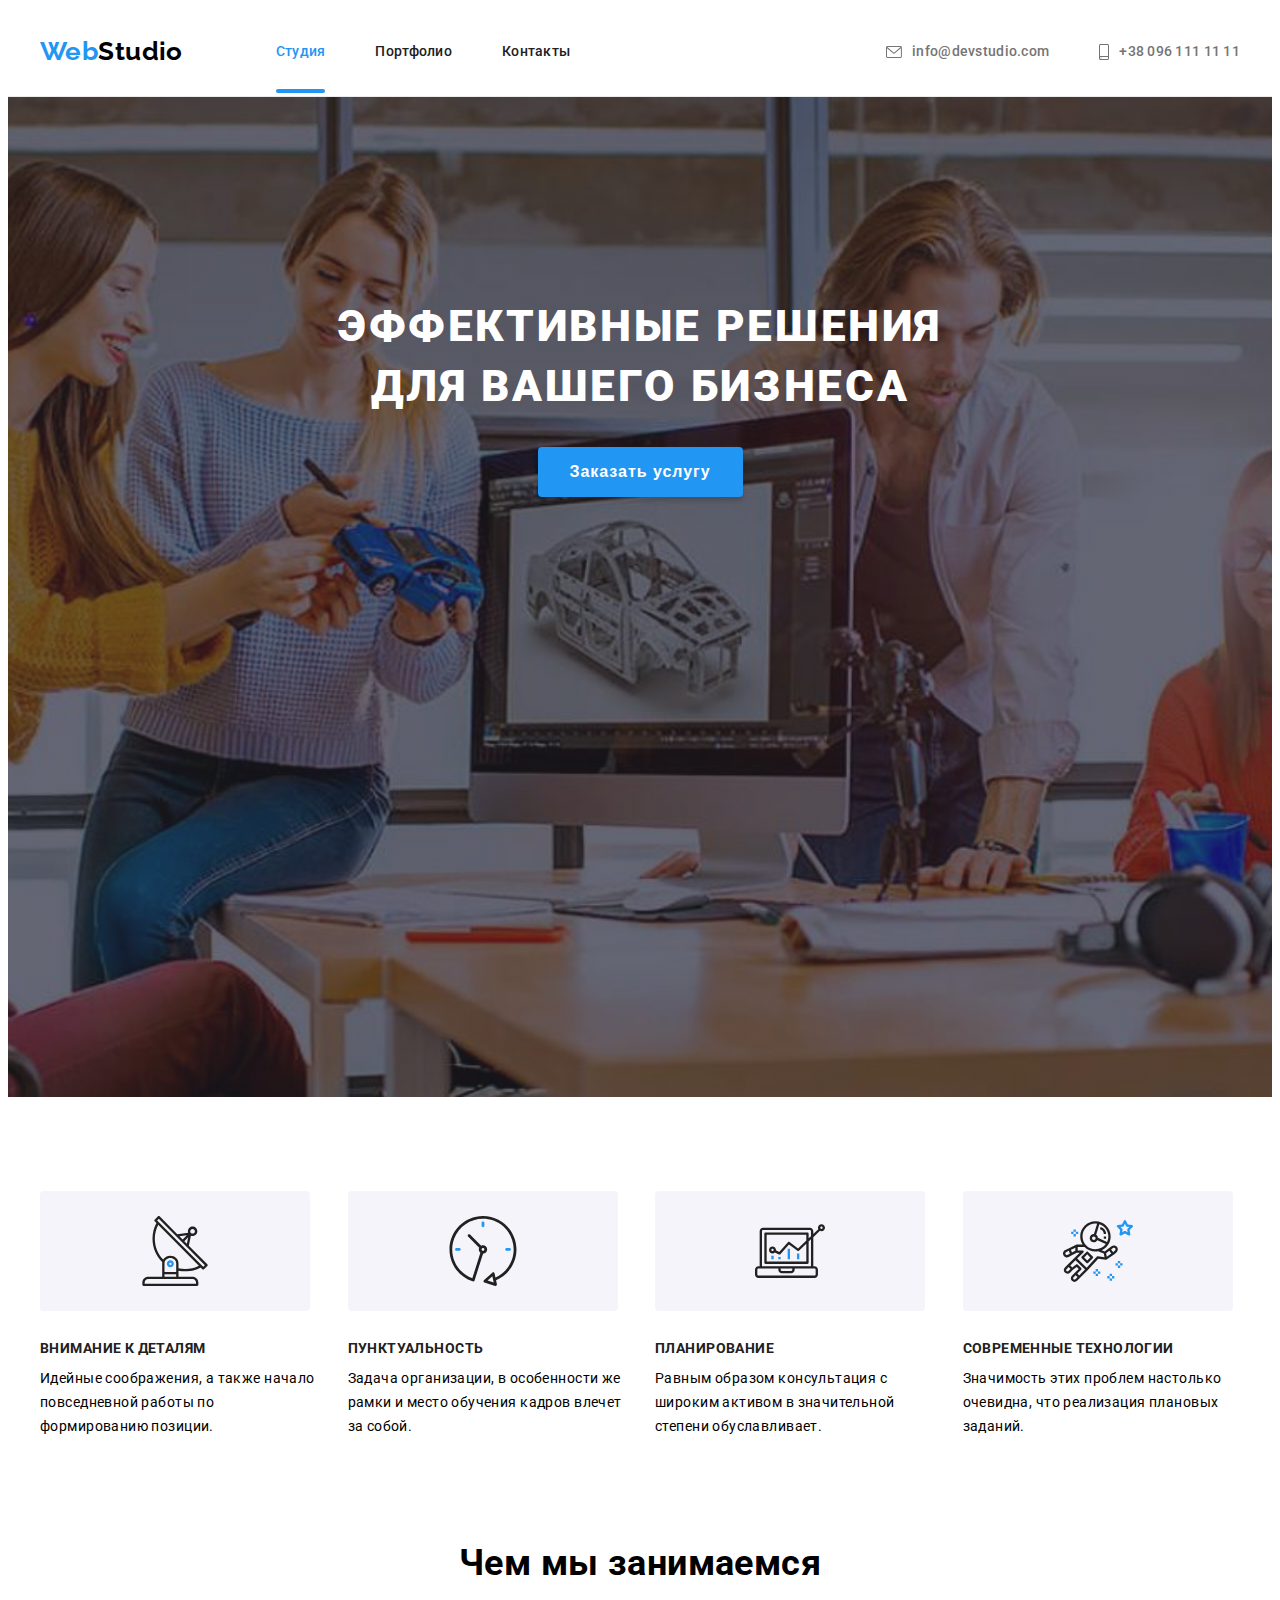
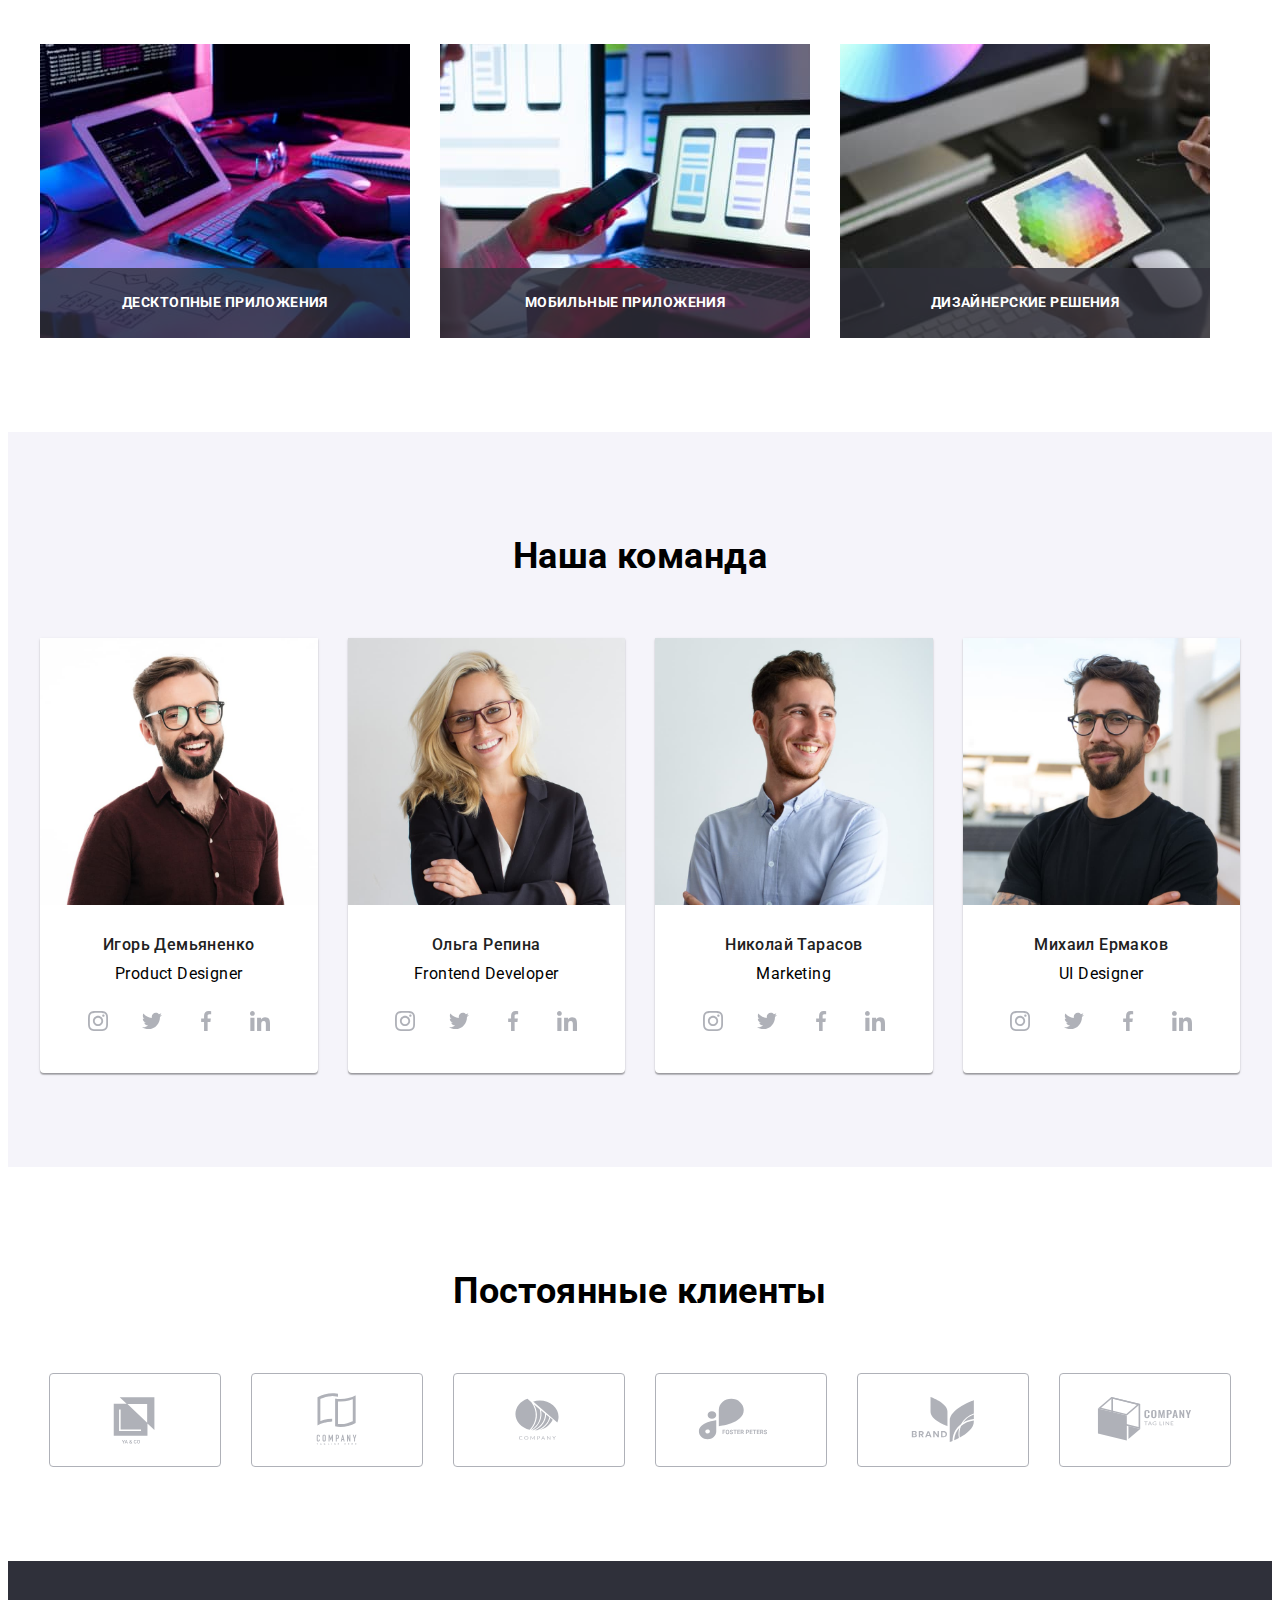
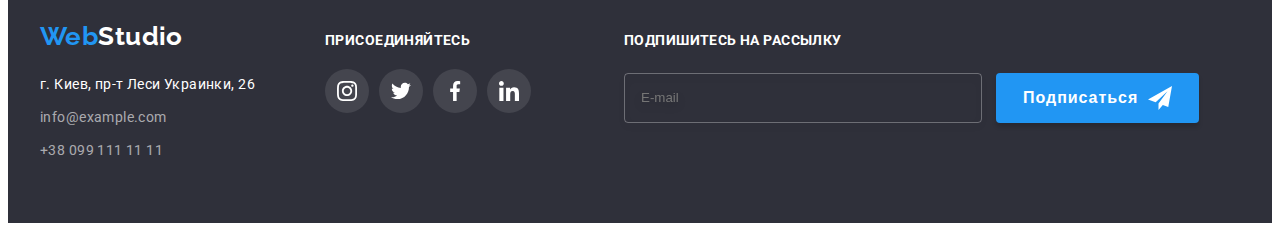
<file: index.html>
<!DOCTYPE html>
<html lang="ru">
<head>
    <meta charset="UTF-8">
    <meta http-equiv="X-UA-Compatible" content="IE=edge">
    <meta name="viewport" content="width=device-width, initial-scale=1.0">
    <title>Web Studio</title>
    <link rel="preconnect" href="https://fonts.googleapis.com">
    <link rel="preconnect" href="https://fonts.gstatic.com" crossorigin>
    <link href="https://fonts.googleapis.com/css2?family=Raleway:wght@700&family=Roboto:wght@400;500;700;900&display=swap" rel="stylesheet">
    <link rel="stylesheet" href="https://cdnjs.cloudflare.com/ajax/libs/modern-normalize/1.1.0/modern-normalize.min.css"
        integrity="sha512-wpPYUAdjBVSE4KJnH1VR1HeZfpl1ub8YT/NKx4PuQ5NmX2tKuGu6U/JRp5y+Y8XG2tV+wKQpNHVUX03MfMFn9Q=="
        crossorigin="anonymous" referrerpolicy="no-referrer" />
    <link rel="stylesheet" href="https://cdnjs.cloudflare.com/ajax/libs/animate.css/4.1.1/animate.min.css" />
    <link rel="stylesheet" href="./css/main.min.css">
</head>
<body>

    <!-- Page header -->
    <header class="header">
        <div class="container header__container">
            <a class="logo animate__animated animate__fadeInDown" href="./index.html"><span class="logo-accent">Web</span>Studio</a>
            <nav class="site-nav">
            
                <!-- navigation to other pages -->
                <ul class="site-nav__list">
                    <li class="site-nav__item"><a class="site-nav__link site-nav__current" href="">Студия</a></li>
                    <li class="site-nav__item"><a class="site-nav__link" href="./portfolio.html">Портфолио</a></li>
                    <li class="site-nav__item"><a class="site-nav__link" href="">Контакты</a></li>
                </ul>
            </nav>
            <ul class="site-contacts__list">
                <li class="site-contacts__item"><a class="site-contacts__link" href="mailto:info@devstudio.com"><svg class="site-contacts__icon" width="16" height="12"><use href="./images/icon.svg#envelope"></use></svg>info@devstudio.com</a>
                </li>
                <li class="site-contacts__item"><a class="site-contacts__link" href="tel:+380961111111"><svg class="site-contacts__icon" width="10" height="16"><use href="./images/icon.svg#smartphone"></use></svg>+38 096 111 11 11</a></li>
            </ul>
        </div>
    </header>
    
    <main>
        <!-- Hero section -->
        <section class="hero">
            <div class="container">
                <h1 class="hero__title">Эффективные решения для вашего бизнеса</h1>
                <button class="btn btn__animate" type="button" data-modal-open>Заказать услугу</button>
            </div>
        </section>

        <!-- Our features -->
        <section class="section">
            <div class="container">
                <h2 class="visually-hidden">Our features</h2>
                <ul class="features__list">
                    <li class="features__item">
                        <div class="features__icon">
                            <svg width="70" height="70">
                                <use href="./images/icon.svg#details"></use>
                            </svg>
                        </div>
                        <h3 class="features__title">Внимание к деталям</h3>
                        <p class="feautures__text">Идейные соображения, а также начало повседневной работы по формированию позиции.</p>
                    </li>
                    <li class="features__item">
                        <div class="features__icon">
                            <svg width="70" height="70">
                                <use href="./images/icon.svg#time"></use>
                            </svg>
                        </div>
                        <h3 class="features__title">Пунктуальность</h3>
                        <p class="feautures__text">Задача организации, в особенности же рамки и место обучения кадров влечет за собой.
                        </p>
                    </li>
                    <li class="features__item">
                        <div class="features__icon">
                            <svg width="70" height="70">
                                <use href="./images/icon.svg#diagram"></use>
                            </svg>
                        </div>
                        <h3 class="features__title">Планирование</h3>
                        <p class="feautures__text">Равным образом консультация с широким активом в значительной степени обуславливает.
                        </p>
                    </li>
                    <li class="features__item">
                        <div class="features__icon">
                            <svg width="70" height="70">
                                <use href="./images/icon.svg#technology"></use>
                            </svg>
                        </div>
                        <h3 class="features__title">Современные технологии</h3>
                        <p class="feautures__text">Значимость этих проблем настолько очевидна, что реализация плановых заданий.</p>
                    </li>
                </ul>
            </div>
        </section>

        <!-- What we do -->
        <section class="section working__section--none-top">
            <div class="container">
                <h2 class="section__title">Чем мы занимаемся</h2>
                <ul class="works__list">
                    <li class="works__item">
                        <a href="">
                            <img src="./images/features1.jpg" alt="computer screen with code" width="370" height="294">
                            <p class="work__text">Десктопные приложения</p>
                        </a>
                    </li>
                    <li class="works__item">
                        <a href="">
                            <img src="./images/features2.jpg" alt="mobile phone on computer background"
                                width="370" height="294">
                            <p class="work__text">Мобильные приложения</p>
                        </a>
                    </li>
                    <li class="works__item">
                        <a href="">
                            <img src="./images/features3.jpg" alt="color palette for designer" width="370"
                                height="294">
                            <p class="work__text">Дизайнерские решения</p>
                        </a>
                    </li>
                </ul>
            </div>
        </section>

        <!-- Our team -->
        <section class="section section--grey-background">
            <div class="container">
                <h2 class="section__title">Наша команда</h2>
                <ul class="our-team__list">
                    <li class="our-team__item">
                        <img src="./images/foto1.jpg" alt="Foto Игорь Демьяненко" width="270" height="260">
                        <div class="our-team__description">
                            <h3 class="our-team__title">Игорь Демьяненко</h3>
                            <p class="our-team__text" lang="en">Product Designer</p>
                            <ul class="social-media__list">
                                <li class="social-media__item">
                                    <a class="social-media__link" href="">
                                        <svg class="social-media__icon" width="20" height="20">
                                            <use href="./images/icon.svg#instagram"></use>
                                        </svg>
                                    </a>
                                </li>
                                <li class="social-media__item">
                                    <a class="social-media__link" href="">
                                        <svg class="social-media__icon" width="20" height="20">
                                            <use href="./images/icon.svg#twitter"></use>
                                        </svg>
                                    </a>
                                </li>
                                <li class="social-media__item">
                                    <a class="social-media__link" href="">
                                        <svg class="social-media__icon" width="20" height="20">
                                            <use href="./images/icon.svg#facebook"></use>
                                        </svg>
                                    </a>
                                </li>
                                <li class="social-media__item">
                                    <a class="social-media__link" href="">
                                        <svg class="social-media__icon" width="20" height="20">
                                            <use href="./images/icon.svg#linkedin"></use>
                                        </svg>
                                    </a>
                                </li>
                            </ul>
                        </div>
                    </li>
                    <li class="our-team__item">
                        <img src="./images/foto2.jpg" alt="Foto Ольга Репина" width="270" height="260">
                        <div class="our-team__description">
                            <h3 class="our-team__title">Ольга Репина</h3>
                            <p class="our-team__text" lang="en">Frontend Developer</p>
                            <ul class="social-media__list">
                                <li class="social-media__item">
                                    <a class="social-media__link" href="">
                                        <svg class="social-media__icon" width="20" height="20">
                                            <use href="./images/icon.svg#instagram"></use>
                                        </svg>
                                    </a>
                                </li>
                                <li class="social-media__item">
                                    <a class="social-media__link" href="">
                                        <svg class="social-media__icon" width="20" height="20">
                                            <use href="./images/icon.svg#twitter"></use>
                                        </svg>
                                    </a>
                                </li>
                                <li class="social-media__item">
                                    <a class="social-media__link" href="">
                                        <svg class="social-media__icon" width="20" height="20">
                                            <use href="./images/icon.svg#facebook"></use>
                                        </svg>
                                    </a>
                                </li>
                                <li class="social-media__item">
                                    <a class="social-media__link" href="">
                                        <svg class="social-media__icon" width="20" height="20">
                                            <use href="./images/icon.svg#linkedin"></use>
                                        </svg>
                                    </a>
                                </li>
                            </ul>
                        </div>
                    </li>
                    <li class="our-team__item">
                        <img src="./images/foto3.jpg" alt="Foto Николай Тарасов" width="270" height="260">
                        <div class="our-team__description">
                            <h3 class="our-team__title">Николай Тарасов</h3>
                            <p class="our-team__text" lang="en">Marketing</p>
                            <ul class="social-media__list">
                                <li class="social-media__item">
                                    <a class="social-media__link" href="">
                                        <svg class="social-media__icon" width="20" height="20">
                                            <use href="./images/icon.svg#instagram"></use>
                                        </svg>
                                    </a>
                                </li>
                                <li class="social-media__item">
                                    <a class="social-media__link" href="">
                                        <svg class="social-media__icon" width="20" height="20">
                                            <use href="./images/icon.svg#twitter"></use>
                                        </svg>
                                    </a>
                                </li>
                                <li class="social-media__item">
                                    <a class="social-media__link" href="">
                                        <svg class="social-media__icon" width="20" height="20">
                                            <use href="./images/icon.svg#facebook"></use>
                                        </svg>
                                    </a>
                                </li>
                                <li class="social-media__item">
                                    <a class="social-media__link" href="">
                                        <svg class="social-media__icon" width="20" height="20">
                                            <use href="./images/icon.svg#linkedin"></use>
                                        </svg>
                                    </a>
                                </li>
                            </ul>
                        </div>
                    </li>
                    <li class="our-team__item">
                        <img src="./images/foto4.jpg" alt="Foto Михаил Ермаков" width="270" height="260">
                        <div class="our-team__description">
                            <h3 class="our-team__title">Михаил Ермаков</h3>
                            <p class="our-team__text" lang="en">UI Designer</p>
                            <ul class="social-media__list">
                                <li class="social-media__item">
                                    <a class="social-media__link" href="">
                                        <svg class="social-media__icon" width="20" height="20">
                                            <use href="./images/icon.svg#instagram"></use>
                                        </svg>
                                    </a>
                                </li>
                                <li class="social-media__item">
                                    <a class="social-media__link" href="">
                                        <svg class="social-media__icon" width="20" height="20">
                                            <use href="./images/icon.svg#twitter"></use>
                                        </svg>
                                    </a>
                                </li>
                                <li class="social-media__item">
                                    <a class="social-media__link" href="">
                                        <svg class="social-media__icon" width="20" height="20">
                                            <use href="./images/icon.svg#facebook"></use>
                                        </svg>
                                    </a>
                                </li>
                                <li class="social-media__item">
                                    <a class="social-media__link" href="">
                                        <svg class="social-media__icon" width="20" height="20">
                                            <use href="./images/icon.svg#linkedin"></use>
                                        </svg>
                                    </a>
                                </li>
                            </ul>
                        </div>
                    </li>
                </ul>
            </div>
        </section>

        <section class="section">
            <div class="container">
                <h2 class="section__title">Постоянные клиенты</h2>
                <ul class="our-clients__list">
                    <li class="our-clients__item">
                        <a class="our-clients__link" href="">
                            <svg width="106" height="60">
                                <use href="./images/icon.svg#icon-client-1"></use>
                            </svg>
                        </a>
                    </li>
                    <li class="our-clients__item">
                        <a class="our-clients__link" href="">
                            <svg width="106" height="60">
                                <use href="./images/icon.svg#icon-client-2"></use>
                            </svg>
                        </a>
                    </li>
                    <li class="our-clients__item">
                        <a class="our-clients__link" href="">
                            <svg width="106" height="60"> 
                                <use href="./images/icon.svg#icon-client-3"></use>
                            </svg>
                        </a>
                    </li>
                    <li class="our-clients__item">
                        <a class="our-clients__link" href="">
                            <svg width="106" height="60">
                                <use href="./images/icon.svg#icon-client-4"></use>
                            </svg>
                        </a>
                    </li>
                    <li class="our-clients__item">
                        <a class="our-clients__link" href="">
                            <svg width="106" height="60">
                                <use href="./images/icon.svg#icon-client-5"></use>
                            </svg>
                        </a>
                    </li>
                    <li class="our-clients__item">
                        <a class="our-clients__link" href="">
                            <svg width="106" height="60"> 
                                <use href="./images/icon.svg#icon-client-6"></use>
                            </svg>
                        </a>
                    </li>
                </ul>
            </div>
        </section>
    </main>

    <footer class="footer">
        <div class="container footer__container">

            <div class="footer__site-contact">
            <a class="logo logo__text--white" href="./index.html"><span class="logo-accent">Web</span>Studio</a>
            
            <address class="address">
                <ul class="">
                    <li class="address__item"><a class="address__link" href="">г. Киев, пр-т Леси Украинки, 26</a></li>
                    <li class="address__item"><a class="contact__link" href="mailto:info@example.com">info@example.com</a>
                    </li>
                    <li class="address__item"><a class="contact__link" href="tel:+380991111111">+38 099 111 11 11</a></li>
                </ul>
            </address>
            </div>
        <div class="footer__social-media">
            <h3 class="footer__media-title">присоединяйтесь</h3>
            <ul class="footer__media-list">
                <li class="footer__media-item">
                    <a href="" class="footer__media-link">
                        <svg width="20" height="20">
                            <use href="./images/icon.svg#instagram"></use>
                        </svg>
                    </a>
                </li>
                <li class="footer__media-item">
                    <a href="" class="footer__media-link">
                        <svg width="20" height="20">
                            <use href="./images/icon.svg#twitter"></use>
                        </svg>
                    </a>
                </li>
                <li class="footer__media-item">
                    <a href="" class="footer__media-link">
                        <svg width="20" height="20">
                            <use href="./images/icon.svg#facebook"></use>
                        </svg>
                    </a>
                </li>
                <li class="footer__media-item">
                    <a href="" class="footer__media-link">
                        <svg width="20" height="20">
                            <use href="./images/icon.svg#linkedin"></use>
                        </svg>
                    </a>
                </li>
            </ul>
        </div>
        <form class="footer__sign">
            <strong class="strong">ПОДПИШИТЕСЬ НА РАССЫЛКУ</strong>
            <div class="sign">
                <input type="email" name="email" placeholder="E-mail" class="sign__input">
                <button type="submit" class="btn sign__btn">Подписаться
                    <svg class="sign__icon" width="24" height="24">
                        <use href="./images/icon.svg#send"></use>
                    </svg>
                </button>
            </div>
        </form>
        </div>
    </footer>


    <!--Modal-order-->
    <div class="backdrop is-hidden" data-modal>
        <div class="modal__form">
            <button class="modal__close-btn" type="button" data-modal-close>
                <svg width="30" height="30" class="modal__icon-close">
                    <use href="./images/icon.svg#close"></use>
                </svg>
            </button>
            <form action="" class="form__sale">
                <p class="form__title">Оставьте свои данные, мы вам перезвоним</p>
                
                <!-- Name INPUT -->
                <div class="form__field">
                    <label for="name" class="form__label">Имя</label>
                    <input class="form__input" type="text" name="name" id="name" />
                    <svg class="form__icon" width="15" height="12">
                        <use href="./images/icon.svg#person"></use>
                    </svg>
                </div>
                
                <!-- PHONE INPUT -->
                <div class="form__field">
                    <label for="tel" class="form__label">Телефон</label>
                    <input class="form__input" type="tel" name="tel" id="tel" />
                    <svg class="form__icon" width="15" height="12">
                        <use href="./images/icon.svg#phone"></use>
                    </svg>
                </div>

                <!-- EMAIL INPUT -->
                <div class="form__field">
                    <label for="email" class="form__label">Почта</label>
                    <input class="form__input" type="email" name="email" id="email" />
                    <svg class="form__icon" width="15" height="12">
                        <use href="./images/icon.svg#email"></use>
                    </svg>
                </div>

                <!-- COMMENTS INPUT -->
                <div class="form__field">
                    <label for="coments" class="form__label">Коментарий</label>
                    <textarea name="coments" id="coments" cols="30" rows="10" placeholder="Введите текст"
                        class="form__textarea"></textarea>
                </div>

                <!-- AGREEMENT -->
                <label for="checkbox" class="form__checkbox-label">
                    <input type="checkbox" name="checkbox" id="checkbox" class="checkbox" />
                    <span class="checkbox__icon"></span>
                    Соглашаюсь срассылкой и принимаю
                    <a href="" class="checkbox__link"> Условия договора</a>
                </label>
                <button type="submit" class="btn form__btn-submit">Отправить</button>
            </form>
        </div>
    </div>

    <script src="./js/modal.js"></script>
</body>
</html>
</file>
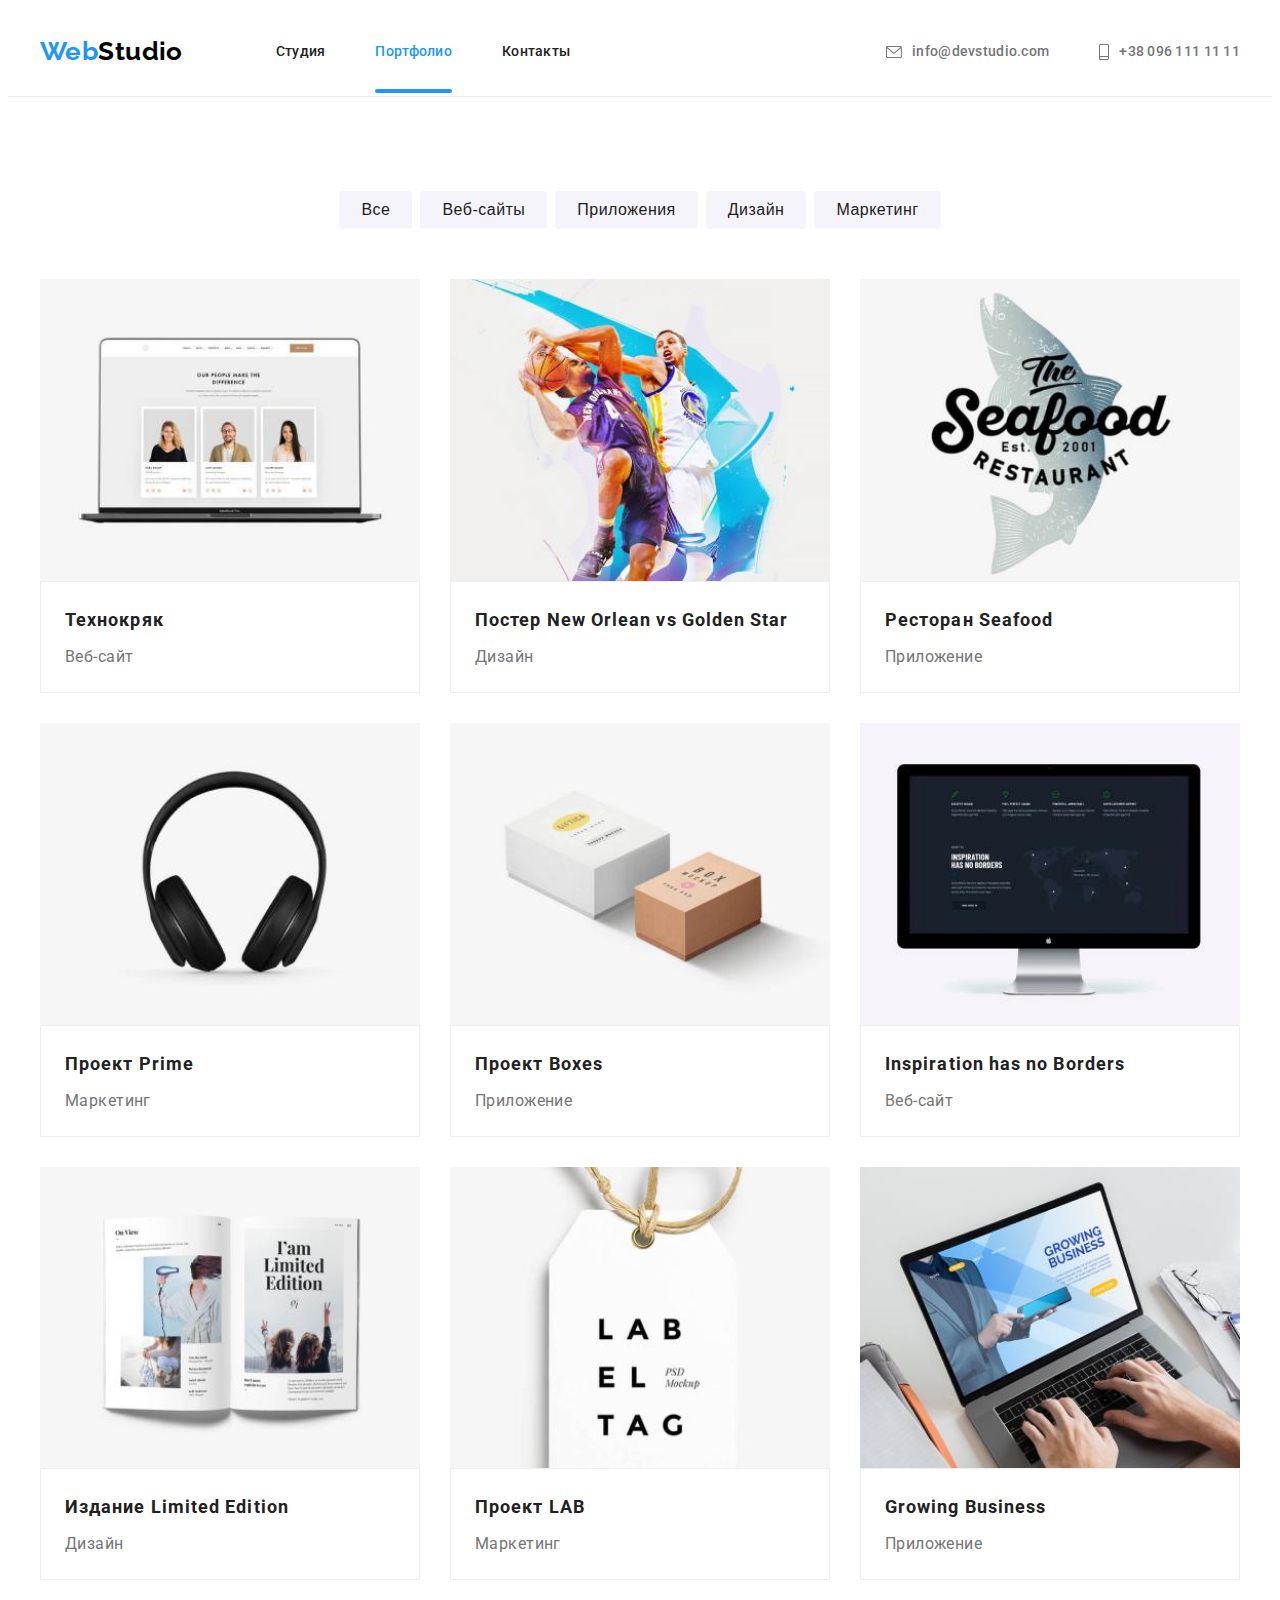
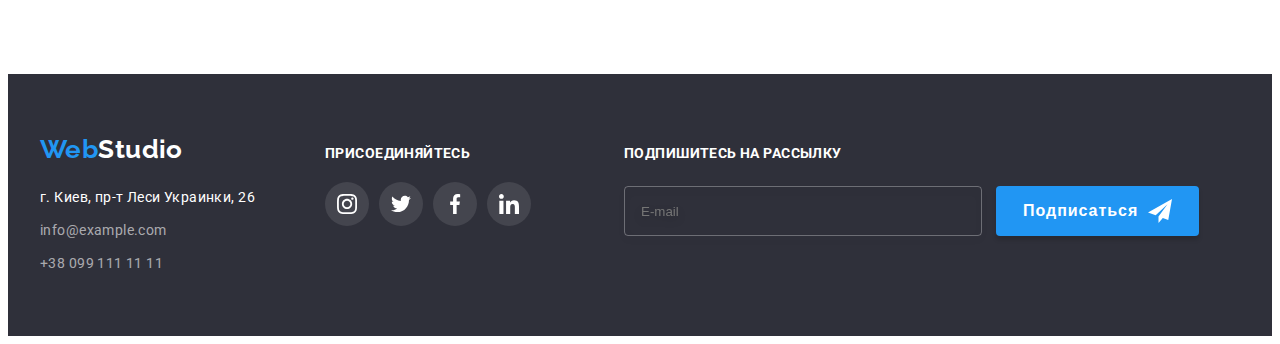
<file: portfolio.html>
<!DOCTYPE html>
<html lang="ru">
<head>
    <meta charset="UTF-8">
    <meta http-equiv="X-UA-Compatible" content="IE=edge">
    <meta name="viewport" content="width=device-width, initial-scale=1.0">
    <title>Document</title>
    <link rel="preconnect" href="https://fonts.googleapis.com">
    <link rel="preconnect" href="https://fonts.gstatic.com" crossorigin>
    <link href="https://fonts.googleapis.com/css2?family=Raleway:wght@700&family=Roboto:wght@400;500;700;900&display=swap" rel="stylesheet">
    <link rel="stylesheet" href="https://cdnjs.cloudflare.com/ajax/libs/modern-normalize/1.1.0/modern-normalize.min.css"
        integrity="sha512-wpPYUAdjBVSE4KJnH1VR1HeZfpl1ub8YT/NKx4PuQ5NmX2tKuGu6U/JRp5y+Y8XG2tV+wKQpNHVUX03MfMFn9Q=="
        crossorigin="anonymous" referrerpolicy="no-referrer" />
    <link rel="stylesheet" href="https://cdnjs.cloudflare.com/ajax/libs/animate.css/4.1.1/animate.min.css" />
    <link rel="stylesheet" href="./css/main.min.css">
</head>
<body>

    <!-- Page header -->
    <header class="header">
        <div class="container header__container">
            <a class="logo animate__animated animate__fadeInDown" href="./index.html"><span
                    class="logo-accent">Web</span>Studio</a>
            <nav class="site-nav">
    
                <!-- navigation to other pages -->
                <ul class="site-nav__list">
                    <li class="site-nav__item"><a class="site-nav__link" href="./index.html">Студия</a></li>
                    <li class="site-nav__item"><a class="site-nav__link site-nav__current" href="./portfolio.html">Портфолио</a></li>
                    <li class="site-nav__item"><a class="site-nav__link" href="">Контакты</a></li>
                </ul>
            </nav>
            <ul class="site-contacts__list">
                <li class="site-contacts__item"><a class="site-contacts__link" href="mailto:info@devstudio.com"><svg
                            class="site-contacts__icon" width="16" height="12">
                            <use href="./images/icon.svg#envelope"></use>
                        </svg>info@devstudio.com</a>
                </li>
                <li class="site-contacts__item"><a class="site-contacts__link" href="tel:+380961111111"><svg
                            class="site-contacts__icon" width="10" height="16">
                            <use href="./images/icon.svg#smartphone"></use>
                        </svg>+38 096 111 11 11</a></li>
            </ul>
        </div>
    </header>

    <!-- Page main -->
    <main>
        <section class="section">
            <div class="container">
                <h1 class="visually-hidden">Portfolio</h1>
                <ul class="filter__list">
                    <li class="filter__item"><button class="filter__btn" type="button">Все</button></li>
                    <li class="filter__item"><button class="filter__btn" type="button">Веб-сайты</button></li>
                    <li class="filter__item"><button class="filter__btn" type="button">Приложения</button></li>
                    <li class="filter__item"><button class="filter__btn" type="button">Дизайн</button></li>
                    <li class="filter__item"><button class="filter__btn" type="button">Маркетинг</button></li>
                
                </ul>
                
                <ul class="portfolio__list">
                    <li class="portfolio__item">
                        <a class="portfolio__link" href="">
                            <div class="portfolio__overlay">
                                <img src="./images/technocrack.jpg" alt="Компьютер с сайтом" width="370" height="294">
                                <div class="portfolio__overlay-content">
                                    <p class="portfolio__overlay--text">
                                        Технокряк это современная площадка распространения
                                        коронавируса. Компании используют эту платформу для
                                        цифрового шпионажа и атак на защищённые сервера
                                        конкурентов.
                                    </p>
                                </div>
                            </div>
                            <div class="portfolio__description">
                                <h2 class="portfolio__title">Технокряк</h2>
                                <p class="portfolio__text">Веб-сайт</p>
                            </div>
                        </a>
                    </li>
                    <li class="portfolio__item">
                        <a class="portfolio__link" href="">
                            <div class="portfolio__overlay">
                                <img src="./images/poster1.jpg" alt="Баскетболисты во время игры" width="370" height="294">
                                <div class="portfolio__overlay-content">
                                    <p class="portfolio__overlay--text">
                                        Технокряк это современная площадка распространения
                                        коронавируса. Компании используют эту платформу для
                                        цифрового шпионажа и атак на защищённые сервера
                                        конкурентов.
                                    </p>
                                </div>
                            </div>
                            <div class="portfolio__description">
                                <h2 class="portfolio__title">Постер New Orlean vs Golden Star</h2>
                                <p class="portfolio__text">Дизайн</p>
                            </div>
                        </a>
                    </li>
                    <li class="portfolio__item">
                        <a class="portfolio__link" href="">
                            <div class="portfolio__overlay">
                                <img src="./images/seafood.jpg" alt="Логотип ресторана с рыбой на белом фоне" width="370" height="294">
                                <div class="portfolio__overlay-content">
                                    <p class="portfolio__overlay--text">
                                        Технокряк это современная площадка распространения
                                        коронавируса. Компании используют эту платформу для
                                        цифрового шпионажа и атак на защищённые сервера
                                        конкурентов.
                                    </p>
                                </div>
                            </div>
                            <div class="portfolio__description">
                                <h2 class="portfolio__title">Ресторан Seafood</h2>
                                <p class="portfolio__text">Приложение</p>
                            </div>
                        </a>
                    </li>
                    <li class="portfolio__item">
                        <a class="portfolio__link" href="">
                            <div class="portfolio__overlay">
                                <img src="./images/projectprime.jpg" alt="Черные наушники на белом фоне." width="370" height="294">
                                <div class="portfolio__overlay-content">
                                    <p class="portfolio__overlay--text">
                                        Технокряк это современная площадка распространения
                                        коронавируса. Компании используют эту платформу для
                                        цифрового шпионажа и атак на защищённые сервера
                                        конкурентов.
                                    </p>
                                </div>
                            </div>
                            <div class="portfolio__description">
                                <h2 class="portfolio__title">Проект Prime</h2>
                                <p class="portfolio__text">Маркетинг</p>
                            </div>
                        </a>
                    </li>
                    <li class="portfolio__item">
                        <a class="portfolio__link" href="">
                            <div class="portfolio__overlay">
                                <img src="./images/boxes.jpg" alt="Два картоны на белом фоне" width="370" height="294">
                                <div class="portfolio__overlay-content">
                                    <p class="portfolio__overlay--text">
                                        Технокряк это современная площадка распространения
                                        коронавируса. Компании используют эту платформу для
                                        цифрового шпионажа и атак на защищённые сервера
                                        конкурентов.
                                    </p>
                                </div>
                            </div>
                            <div class="portfolio__description">
                                <h2 class="portfolio__title">Проект Boxes</h2>
                                <p class="portfolio__text">Приложение</p>
                            </div>
                        </a>
                    </li>
                    <li class="portfolio__item">
                        <a class="portfolio__link" href="">
                            <div class="portfolio__overlay">
                                <img src="./images/inspirationfoto.jpg" alt="Изображение экрана компьютера с сайтом в черном стиле" width="370"
                                    height="294">
                                <div class="portfolio__overlay-content">
                                    <p class="portfolio__overlay--text">
                                        Технокряк это современная площадка распространения
                                        коронавируса. Компании используют эту платформу для
                                        цифрового шпионажа и атак на защищённые сервера
                                        конкурентов.
                                    </p>
                                </div>
                            </div>
                            <div class="portfolio__description">
                                <h2 class="portfolio__title">Inspiration has no Borders</h2>
                                <p class="portfolio__text">Веб-сайт</p>
                            </div>
                        </a>
                    </li>
                    <li class="portfolio__item">
                        <a class="portfolio__link" href="">
                            <div class="portfolio__overlay">
                                <img src="./images/poster2.jpg" alt="Журнал с дизайнерскими идеями" width="370" height="294">
                                <div class="portfolio__overlay-content">
                                    <p class="portfolio__overlay--text">
                                        Технокряк это современная площадка распространения
                                        коронавируса. Компании используют эту платформу для
                                        цифрового шпионажа и атак на защищённые сервера
                                        конкурентов.
                                    </p>
                                </div>
                            </div>
                            <div class="portfolio__description">
                                <h2 class="portfolio__title">Издание Limited Edition</h2>
                                <p class="portfolio__text">Дизайн</p>
                            </div>
                        </a>
                    </li>
                    <li class="portfolio__item">
                        <a class="portfolio__link" href="">
                            <div class="portfolio__overlay">
                                <img src="./images/poster3.jpg" alt="Этикетка на белом фоне из светло коричневым ремишком" width="370" height="294">
                                <div class="portfolio__overlay-content">
                                    <p class="portfolio__overlay--text">
                                        Технокряк это современная площадка распространения
                                        коронавируса. Компании используют эту платформу для
                                        цифрового шпионажа и атак на защищённые сервера
                                        конкурентов.
                                    </p>
                                </div>
                            </div>
                            <div class="portfolio__description">
                                <h2 class="portfolio__title">Проект LAB</h2>
                                <p class="portfolio__text">Маркетинг</p>
                            </div>
                        </a>
                    </li>
                    <li class="portfolio__item">
                        <a class="portfolio__link" href="">
                            <div class="portfolio__overlay">
                                <img src="./images/poster4.jpg" alt="Изображение сайта бизнеса на экране компьютера" width="370" height="294">
                                <div class="portfolio__overlay-content">
                                    <p class="portfolio__overlay--text">
                                        Технокряк это современная площадка распространения
                                        коронавируса. Компании используют эту платформу для
                                        цифрового шпионажа и атак на защищённые сервера
                                        конкурентов.
                                    </p>
                                </div>
                            </div>
                            <div class="portfolio__description">
                                <h2 class="portfolio__title">Growing Business</h2>
                                <p class="portfolio__text">Приложение</p>
                            </div>
                        </a>
                    </li>
                </ul>
            </div>
    
        </section>
    </main>
    
    <footer class="footer">
        <div class="container footer__container">
    
            <div class="footer__site-contact">
                <a class="logo logo__text--white" href="./index.html"><span class="logo-accent">Web</span>Studio</a>
    
                <address class="address">
                    <ul class="">
                        <li class="address__item"><a class="address__link" href="">г. Киев, пр-т Леси Украинки, 26</a></li>
                        <li class="address__item"><a class="contact__link"
                                href="mailto:info@example.com">info@example.com</a>
                        </li>
                        <li class="address__item"><a class="contact__link" href="tel:+380991111111">+38 099 111 11 11</a>
                        </li>
                    </ul>
                </address>
            </div>
            <div class="footer__social-media">
                <h3 class="footer__media-title">присоединяйтесь</h3>
                <ul class="footer__media-list">
                    <li class="footer__media-item">
                        <a href="" class="footer__media-link">
                            <svg width="20" height="20">
                                <use href="./images/icon.svg#instagram"></use>
                            </svg>
                        </a>
                    </li>
                    <li class="footer__media-item">
                        <a href="" class="footer__media-link">
                            <svg width="20" height="20">
                                <use href="./images/icon.svg#twitter"></use>
                            </svg>
                        </a>
                    </li>
                    <li class="footer__media-item">
                        <a href="" class="footer__media-link">
                            <svg width="20" height="20">
                                <use href="./images/icon.svg#facebook"></use>
                            </svg>
                        </a>
                    </li>
                    <li class="footer__media-item">
                        <a href="" class="footer__media-link">
                            <svg width="20" height="20">
                                <use href="./images/icon.svg#linkedin"></use>
                            </svg>
                        </a>
                    </li>
                </ul>
            </div>
            <form class="footer__sign">
                <strong class="strong">ПОДПИШИТЕСЬ НА РАССЫЛКУ</strong>
                <div class="sign">
                    <input type="email" name="email" placeholder="E-mail" class="sign__input">
                    <button type="submit" class="btn sign__btn">Подписаться
                        <svg class="sign__icon" width="24" height="24">
                            <use href="./images/icon.svg#send"></use>
                        </svg>
                    </button>
                </div>
            </form>
        </div>
    </footer>

    <script src="./js/modal.js"></script>
</body>
</html>
</file>
<file: css/main.min.css>
p,h1,h2,h3,h4,h5,h6{margin:0}ul{margin:0;padding-left:0;list-style:none}a{text-decoration:none}body{font-family:'Roboto', sans-serif;font-size:14px;line-height:1.71;letter-spacing:0.03em;color:var(--primery-text-color)}img{display:block;min-width:100%;height:auto}.section{padding-top:94px;padding-bottom:94px}.section__title{margin-bottom:50px;font-size:36px;line-height:inherit;text-align:center;letter-spacing:inherit;color:var(--title-text-color)}.container{width:1200px;margin:0 auto;padding-left:15px;padding-right:15px}.visually-hidden{position:absolute;width:1px;height:1px;margin:-1px;padding:0;overflow:hidden;border:0;clip:rect(0 0 0 0)}.logo{margin-right:93px;font-family:'Raleway', sans-serif;font-size:26px;line-height:1.2;font-weight:700;color:#000}.logo-accent{color:#2196F3}.header{border-bottom:1px solid #ECECEC}.header__container{display:flex;align-items:center}.site-contacts__list{display:flex;justify-content:center;align-items:center;margin-left:auto}.site-contacts__item:not(:last-child){margin-right:50px}.site-contacts__link{display:flex;justify-content:center;align-items:center;font-weight:500;letter-spacing:0.02em;color:#757575;transition:color 250ms cubic-bezier(0.4, 0, 0.2, 1)}.site-contacts__link:hover,.site-contacts__link:focus{color:#2196F3}.site-contacts__icon{fill:currentColor;margin-right:10px}.site-nav__link,.site-contacts__link{padding-top:32px;padding-bottom:32px}.site-nav{display:flex;align-items:center}.site-nav__list{display:flex}.site-nav__item:not(:last-child){margin-right:50px}.site-nav__link{position:relative;display:flex;line-height:1.14;font-weight:500;letter-spacing:0.02em;color:#212121;transition:color 250ms cubic-bezier(0.4, 0, 0.2, 1)}.site-nav__link:hover,.site-nav__link:focus{color:#2196F3}.site-nav__current{color:#2196F3}.site-nav__current::after{position:absolute;left:0;bottom:-1px;content:"";width:100%;height:4px;border-radius:4px;background-color:#2196F3;animation:current-nav 1000ms linear 300ms 1}@keyframes current-nav{0%{width:0%}25%{width:25%}50%{width:50%}75%{width:75%}100%{width:100%}}.hero{max-width:1600px;height:600px;margin-left:auto;margin-right:auto;padding-top:200px;padding-bottom:200px;text-align:center;background-color:#2F303A;background-image:linear-gradient(to right, rgba(47,48,58,0.4), rgba(47,48,58,0.4)),url(../images/hero-bg.jpg);background-repeat:no-repeat;background-position:center;background-size:cover}.hero__title{width:696px;margin:0 auto;margin-bottom:30px;font-style:normal;font-size:44px;font-weight:900;line-height:1.36;letter-spacing:.06em;text-transform:uppercase;color:#fff}.btn{padding:10px 32px;font-style:normal;font-size:16px;font-weight:700;line-height:1.87;letter-spacing:.06em;color:#fff;background-color:#2196F3;border:none;box-shadow:0px 4px 4px rgba(0,0,0,0.15);border-radius:4px;cursor:pointer}.btn:hover,.btn:focus{background-color:#188CE8;animation-play-state:paused}.btn__animate{animation:btn__animate 2000ms linear infinite 1000ms}@keyframes btn__animate{0%{transform:scale(1)}50%{transform:scale(1.15)}100%{transform:scale(1)}}.btn__animate:hover{animation-play-state:paused}.features__list{display:flex;flex-wrap:wrap;margin-left:-30px}.features__item{flex-basis:calc(100% / 4 - 30px);margin-left:30px}.features__icon{display:flex;justify-content:center;width:270px;height:120px;margin-bottom:30px;align-items:center;border-radius:4px;background-color:#F5F4FA}.features__title{margin-bottom:10px;font-size:14px;line-height:1.14;text-transform:uppercase;color:#212121}.working__section--none-top{padding-top:0}.works__list{display:flex;flex-wrap:wrap;margin-left:-30px}.works__item{flex-basis:calc(100% / 4 - 30px);margin-left:30px;position:relative}.work__text{position:absolute;bottom:0;display:flex;justify-content:center;align-items:center;width:100%;height:70px;background:rgba(47,48,58,0.8);color:#fff;font-weight:700;text-align:center;letter-spacing:0.03em;text-transform:uppercase}.section--grey-background{background-color:#F5F4FA}.our-team__list{display:flex;flex-wrap:wrap;margin-left:-30px}.our-team__item{flex-basis:calc(100% / 4 - 30px);margin-left:30px;background-color:#fff;box-shadow:0px 1px 3px rgba(0,0,0,0.12),0px 1px 1px rgba(0,0,0,0.14),0px 2px 1px rgba(0,0,0,0.2);border-radius:0px 0px 4px 4px}.our-team__description{padding-top:30px;padding-bottom:30px}.our-team__title{margin-bottom:10px;font-weight:500;font-size:16px;line-height:1.2;text-align:center;color:#212121}.our-team__text{font-size:16px;line-height:1.2;font-weight:400;text-align:center}.social-media__list{display:flex;justify-content:center;margin-top:16px}.social-media__item:not(:last-child){margin-right:10px}.social-media__link{display:flex;justify-content:center;align-items:center;height:44px;width:44px;border-radius:22px;background-color:#fff;fill:#AFB1B8;transition:background-color 250ms cubic-bezier(0.4, 0, 0.2, 1),fill 250ms cubic-bezier(0.4, 0, 0.2, 1)}.social-media__link:hover,.social-media__link:focus{background-color:#2196F3;fill:#fff}.our-clients__list{display:flex;justify-content:center;align-items:center}.our-clients__item:not(:last-child){margin-right:30px}.our-clients__link{display:flex;justify-content:center;align-items:center;width:170px;height:92px;border:1px solid #AFB1B8;border-radius:4px;color:#AFB1B8;fill:#AFB1B8;transition:fill 250ms cubic-bezier(0.4, 0, 0.2, 1),border-color 250ms cubic-bezier(0.4, 0, 0.2, 1)}.our-clients__link:focus,.our-clients__link:hover{fill:#2196F3;border-color:#2196F3}.footer{padding-top:60px;padding-bottom:60px;background-color:#2F303A}.footer__container{display:flex;align-items:baseline}.footer__site-contact{margin-right:70px}.logo__text--white{margin-right:0;color:#fff}.address{margin-top:20px;font-style:normal}.address__list{font-weight:400}.address__item:not(:last-child){margin-bottom:9px}.address__link{color:#fff}.contact__link{color:rgba(255,255,255,0.6);transition:color 250ms cubic-bezier(0.4, 0, 0.2, 1)}.contact__link:hover,.contact__link:focus{color:#2196F3}.footer__media-title{font-size:14px;line-height:1.14;text-transform:uppercase;color:#fff}.footer__media-list{display:flex;margin-top:20px}.footer__media-item:not(:last-child){margin-right:10px}.footer__media-link{display:flex;justify-content:center;align-items:center;height:44px;width:44px;border-radius:22px;fill:#fff;background-color:rgba(255,255,255,0.1);transition:background-color 250ms cubic-bezier(0.4, 0, 0.2, 1)}.footer__media-link:hover,.footer__media-link:focus{background-color:#2196F3}.footer__sign{margin-left:93px}.strong{display:block;color:#fff;margin-bottom:20px}.sign{display:flex}.sign__icon{margin-left:10px}.sign__input{box-sizing:border-box;width:358px;height:50px;padding:15px 16px;margin-right:14px;border-radius:4px;border:1px solid rgba(255,255,255,0.3);filter:drop-shadow(0px 4px 4px rgba(0,0,0,0.15));color:#fff;background:none;transition:border 250ms cubic-bezier(0.4, 0, 0.2, 1)}.sign__input:hover,.sign__input:focus{border:1px solid #2196F3}.sign__btn{display:flex;justify-content:center;align-items:center;margin:0;padding:10px 27px;align-items:center;font-size:16px;line-height:1.88;text-align:center;letter-spacing:0.06em}.backdrop.is-hidden{opacity:0;pointer-events:none}.backdrop{position:fixed;top:0;left:0;width:100%;height:100%;z-index:1;opacity:1;transition:opacity 250ms cubic-bezier(0.4, 0, 0.2, 1);background-color:rgba(0,0,0,0.2)}.modal__form{min-width:528px;min-height:581px;background-color:#fff;position:absolute;top:50%;left:50%;transform:translate(-50%, -50%);transition:transform 250ms cubic-bezier(0.4, 0, 0.2, 1)}.modal__close-btn{position:absolute;display:flex;justify-content:center;align-items:center;top:8px;right:8px;width:30px;height:30px;border:1px solid rgba(0,0,0,0.1);border-radius:50%;background-color:#fff;cursor:pointer;padding:0}.modal__icon-close{transition:fill 250ms cubic-bezier(0.4, 0, 0.2, 1)}.modal__icon-close:hover,.modal__icon-close:focus{color:#fff;fill:currentColor}.form__title{display:block;margin:0 auto;margin-bottom:12px;font-style:normal;font-size:20px;font-weight:700;line-height:1.15;letter-spacing:.03em;text-align:center;color:#212121}.form__sale{padding:40px}.form__field{display:flex;position:relative;flex-direction:column;margin-bottom:10px}.form__label{font-size:12px;line-height:1.17;letter-spacing:0.01em;margin-bottom:4px}.form__input{height:40px;margin:0;padding-left:42px;border:1px solid rgba(33,33,33,0.2);border-radius:4px;outline:none;transition:border 250ms cubic-bezier(0.4, 0, 0.2, 1)}.form__input:focus+.form__icon{fill:#2196F3}.form__icon{position:absolute;top:31px;left:12px;fill:#000;pointer-events:none;transition:fill 250ms cubic-bezier(0.4, 0, 0.2, 1)}.form__textarea{padding:12px 16px;border-radius:4px;border:1px solid rgba(33,33,33,0.2);resize:none;outline:none;transition:border 250ms cubic-bezier(0.4, 0, 0.2, 1)}.form__textarea::placeholder{font-size:12px;line-height:1.17;letter-spacing:0.01em;color:rgba(117,117,117,0.5)}.form__input:focus,.form__textarea:focus{border:1px solid #2196F3}.form__checkbox-label{display:flex;justify-content:center;align-items:center;margin-bottom:30px;line-height:1.71;letter-spacing:0.03em;color:#757575}.form__checkbox-label:focus .checkbox__icon,.form__checkbox-label:hover .checkbox__icon{border:2px solid #2196F3}.checkbox{appearance:none;position:absolute}.checkbox:checked+.checkbox__icon{display:inline-block;border:2px solid #2196F3;background-color:#2196F3;background-image:url(../images/check.svg);background-size:contain;background-repeat:no-repeat;background-position:center}.checkbox__icon{position:relative;width:16px;height:15px;margin-right:8px;border:2px solid #000;border-radius:2px;background-size:contain;transition:border 250ms cubic-bezier(0.4, 0, 0.2, 1);cursor:pointer}.checkbox__link{margin-left:5px;font-size:14px;line-height:1.71;letter-spacing:0.03em;text-decoration-line:underline;color:#2196F3}.form__btn-submit{display:block;margin-left:auto;margin-right:auto}.filter__list{display:flex;justify-content:center;align-items:center;margin-bottom:50px}.filter__item:not(:last-child){margin-right:8px}.filter__btn{padding:6px 22px;font-style:normal;font-size:16px;font-weight:500;line-height:1.62;letter-spacing:.03em;color:#212121;background-color:#F5F4FA;border:none;border-radius:4px;cursor:pointer;transition:background-color 250ms cubic-bezier(0.4, 0, 0.2, 1),color 250ms cubic-bezier(0.4, 0, 0.2, 1),box-shadow 250ms cubic-bezier(0.4, 0, 0.2, 1)}.filter__btn:hover,.filter__btn:focus{color:#fff;background-color:#2196F3;box-shadow:0px 3px 1px rgba(0,0,0,0.1),0px 1px 2px rgba(0,0,0,0.08),0px 2px 2px rgba(0,0,0,0.12);border-radius:4px}.portfolio__list{display:flex;flex-wrap:wrap;margin-top:-30px;margin-left:-30px}.portfolio__item{flex-basis:calc(100% / 3 - 30px);margin-top:30px;margin-left:30px}.portfolio__link{transition:box-shadow 250ms cubic-bezier(0.4, 0, 0.2, 1)}.portfolio__link:hover,.portfolio__link:focus{transform:translateY(0);display:block;box-sizing:border-box;box-shadow:0px 1px 1px rgba(0,0,0,0.12),0px 4px 4px rgba(0,0,0,0.06),1px 4px 6px rgba(0,0,0,0.16)}.portfolio__overlay{position:relative;overflow:hidden}.portfolio__overlay-content{position:absolute;top:0;left:0;transform:translateY(100%);transition:transform 250ms cubic-bezier(0.4, 0, 0.2, 1);display:flex;align-items:center;height:100%;width:100%;font-style:normal;font-size:18px;font-weight:400;line-height:1.555;letter-spacing:.03em;color:#fff;background-color:#2196F3}.portfolio__overlay--text{padding-right:24px;padding-left:24px;text-align:left}.portfolio__link:hover .portfolio__overlay-content,.portfolio__link:focus .portfolio__overlay-content{transform:translateY(0)}.portfolio__description{padding:20px 24px;border:1px solid #EEEEEE}.portfolio__title{margin-bottom:4px;font-size:18px;line-height:2.0;letter-spacing:0.06em;color:#212121}.portfolio__text{font-size:16px;line-height:1.87;color:#757575}
/*# sourceMappingURL=main.min.css.map */
</file>
